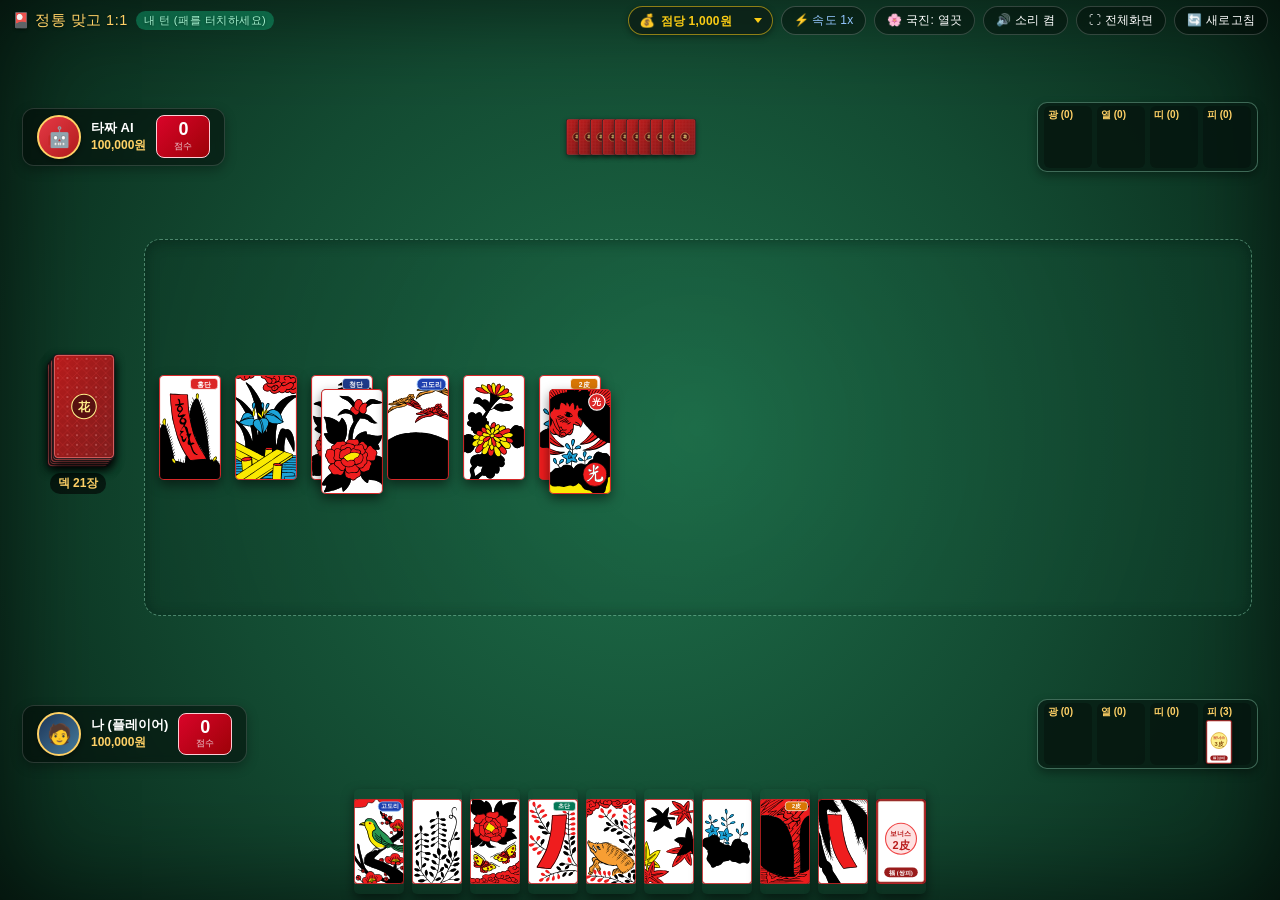
<file: index.html>
<!DOCTYPE html>
<html lang="ko">

<head>
  <meta charset="UTF-8">
  <meta name="viewport"
    content="width=device-width, initial-scale=1.0, maximum-scale=1.0, user-scalable=no, viewport-fit=cover">
  <meta name="apple-mobile-web-app-capable" content="yes">
  <meta name="apple-mobile-web-app-status-bar-style" content="black-translucent">
  <meta name="theme-color" content="#17583d">
  <meta name="color-scheme" content="light">
  <title>정통 맞고 (GOSTOP) - 모바일 1:1 대전</title>
  <script>
    window.__CONSOLE_ERRORS__ = [];
    window.onerror = function (message, source, lineno, colno, error) {
      window.__CONSOLE_ERRORS__.push({ message, source, lineno, colno });
      console.error('Captured Global Error:', message, lineno);
    };
  </script>
  <link rel="manifest" href="./manifest.json">
  <link rel="stylesheet" href="./css/style.css">
</head>

<body>
  <!-- 메인 게임 애플리케이션 -->
  <div id="game-app">
    <!-- 상단 유틸리티 바 -->
    <header class="top-bar">
      <div class="game-title">
        <span>🎴 정통 맞고 1:1</span>
        <span id="turn-indicator"
          style="font-size: 11px; color: #a7f3d0; background: rgba(0,0,0,0.5); padding: 2px 8px; border-radius: 10px;">내
          턴</span>
      </div>
      <div class="util-buttons">
        <div class="stake-select-wrap" id="stake-select-wrap" title="1점당 판돈 선택 (새 게임 시작 전에만 변경 가능)">
          <span class="stake-select-icon">💰</span>
          <select id="select-point-stake" class="stake-select" aria-label="1점당 판돈 선택">
            <option value="1000">점당 1,000원</option>
            <option value="2000">점당 2,000원</option>
            <option value="5000">점당 5,000원</option>
            <option value="10000">점당 10,000원</option>
            <option value="50000">점당 50,000원</option>
            <option value="100000">점당 100,000원</option>
          </select>
        </div>
        <button id="btn-speed" class="btn-icon" style="color: #ffd166; font-weight: 500;"
          title="게임 진행 속도 변경 (1x, 2x, 3x)">⚡ 속도 1x</button>
        <button id="btn-kookjin-toggle" class="btn-icon" title="국진 열끗을 쌍피로 전환">🌸 국진: 열끗</button>
        <button id="btn-sound" class="btn-icon">🔊 소리 켬</button>
        <button id="btn-fullscreen" class="btn-icon">⛶ 전체화면</button>
        <button id="btn-restart" class="btn-icon">🔄 새로고침</button>
      </div>
    </header>

    <!-- 게임 테이블 매트 -->
    <main class="game-table">
      <!-- 1. 상대방(컴퓨터) 정보 & 손패 & 획득패 영역 -->
      <section class="opponent-row">
        <!-- 상대방 프로필 -->
        <div class="profile-card">
          <div class="profile-avatar">🤖</div>
          <div class="profile-info">
            <span class="profile-name">타짜 AI <span id="opp-status-badge"
                style="font-size: 10px; color: #f87171;"></span></span>
            <span class="profile-money" id="opp-money">100,000원</span>
          </div>
          <div class="score-badge">
            <div class="score-val" id="opp-score">0</div>
            <div class="score-lbl">점수</div>
          </div>
        </div>

        <!-- 상대방 손패 (뒷면 카드 10장~0장 실시간 시각화) -->
        <div class="opp-hand-container" id="opp-hand" title="상대방 남은 손패">
          <!-- 상대 손패 뒷면 미니 카드 동적 렌더링 -->
        </div>

        <!-- 상대방 획득패 (광 / 열 / 띠 / 피 + 족보 현황 배지) -->
        <div class="captured-panel" id="opp-captured" title="터치하여 상세 보기">
          <div class="captured-group" data-group="kwang">
            <div class="group-header">
              <span class="group-title">광 (<span id="opp-cnt-kwang">0</span>)</span>
              <span class="group-chip" id="opp-chip-kwang"></span>
            </div>
            <div class="group-cards" id="opp-cap-kwang"></div>
          </div>
          <div class="captured-group" data-group="ten">
            <div class="group-header">
              <span class="group-title">열 (<span id="opp-cnt-ten">0</span>)</span>
              <span class="group-chip" id="opp-chip-ten"></span>
            </div>
            <div class="group-cards" id="opp-cap-ten"></div>
          </div>
          <div class="captured-group" data-group="rib">
            <div class="group-header">
              <span class="group-title">띠 (<span id="opp-cnt-rib">0</span>)</span>
              <span class="group-chip" id="opp-chip-rib"></span>
            </div>
            <div class="group-cards" id="opp-cap-rib"></div>
          </div>
          <div class="captured-group" data-group="pi">
            <div class="group-header">
              <span class="group-title">피 (<span id="opp-cnt-pi">0</span>)</span>
              <span class="group-chip" id="opp-chip-pi"></span>
            </div>
            <div class="group-cards" id="opp-cap-pi"></div>
          </div>
        </div>
      </section>

      <!-- 2. 중앙 필드: 중앙 덱 + 바닥패 영역 (최대 12~14장) -->
      <section class="field-row">
        <!-- 중앙 덱 영역 -->
        <div class="deck-area">
          <div class="deck-stack" id="deck-stack">
            <!-- 덱 렌더링 레이어 -->
          </div>
          <span class="deck-count" id="deck-count">덱 22장</span>
        </div>

        <!-- 바닥패 판 (월별 슬롯) -->
        <div class="field-board" id="field-board">
          <!-- 12개 월별 슬롯 동적 생성 -->
        </div>
      </section>

      <!-- 3. 하단 플레이어: 내 프로필 + 내 획득패 + 내 손패(10장) -->
      <section class="player-row">
        <div class="player-status-bar">
          <!-- 내 프로필 & 점수 (좌측 배치로 덱과의 겹침 방지) -->
          <div class="profile-card">
            <div class="profile-avatar" style="background: linear-gradient(135deg, #1d3557, #457b9d);">🧑</div>
            <div class="profile-info">
              <span class="profile-name">나 (플레이어) <span id="player-status-badge"
                  style="font-size: 10px; color: #ffd166;"></span></span>
              <span class="profile-money" id="player-money">100,000원</span>
            </div>
            <div class="score-badge">
              <div class="score-val" id="player-score">0</div>
              <div class="score-lbl">점수</div>
            </div>
          </div>

          <!-- 내 획득패 (광 / 열 / 띠 / 피 + 족보 현황 배지) -->
          <div class="captured-panel" id="player-captured" title="터치하여 상세 보기">
            <div class="captured-group" data-group="kwang">
              <div class="group-header">
                <span class="group-title">광 (<span id="player-cnt-kwang">0</span>)</span>
                <span class="group-chip" id="player-chip-kwang"></span>
              </div>
              <div class="group-cards" id="player-cap-kwang"></div>
            </div>
            <div class="captured-group" data-group="ten">
              <div class="group-header">
                <span class="group-title">열 (<span id="player-cnt-ten">0</span>)</span>
                <span class="group-chip" id="player-chip-ten"></span>
              </div>
              <div class="group-cards" id="player-cap-ten"></div>
            </div>
            <div class="captured-group" data-group="rib">
              <div class="group-header">
                <span class="group-title">띠 (<span id="player-cnt-rib">0</span>)</span>
                <span class="group-chip" id="player-chip-rib"></span>
              </div>
              <div class="group-cards" id="player-cap-rib"></div>
            </div>
            <div class="captured-group" data-group="pi">
              <div class="group-header">
                <span class="group-title">피 (<span id="player-cnt-pi">0</span>)</span>
                <span class="group-chip" id="player-chip-pi"></span>
              </div>
              <div class="group-cards" id="player-cap-pi"></div>
            </div>
          </div>
        </div>

        <!-- 내 손패 영역 (10장) -->
        <div class="player-hand-container" id="player-hand">
          <!-- 손패 카드 슬롯 동적 렌더링 -->
        </div>
      </section>
    </main>

    <!-- 특수 이펙트 배너 (쪽, 따닥, 쓸, 뻑, 폭탄) -->
    <div id="effect-banner"></div>

    <!-- 모달 1: 고(GO) / 스톱(STOP) 선택 모달 -->
    <div class="modal-overlay" id="modal-gostop">
      <div class="modal-box">
        <h2 class="modal-title" id="gostop-title">🎴 7점 달성!</h2>
        <p class="modal-desc" id="gostop-desc">현재 <b id="gostop-score-val"
            style="color:#ffd166; font-size:18px;">7</b>점입니다. 계속 진행(고)하시겠습니까, 승리(스톱)하시겠습니까?</p>
        <div class="go-stop-buttons">
          <button id="btn-declare-go" class="btn-gostop btn-go">🔥 고 (GO)</button>
          <button id="btn-declare-stop" class="btn-gostop btn-stop">🛑 스톱 (STOP)</button>
        </div>
      </div>
    </div>

    <!-- 모달 2: 바닥패 2장 중 1장 선택 모달 -->
    <div class="modal-overlay" id="modal-choice">
      <div class="modal-box">
        <h2 class="modal-title">가져갈 패를 선택하세요</h2>
        <p class="modal-desc">바닥에 같은 월의 패가 2장 있습니다. 가져갈 패를 터치하세요.</p>
        <div class="choice-cards-container" id="choice-cards-list">
          <!-- 선택 대상 카드 2장 -->
        </div>
      </div>
    </div>

    <!-- 모달 3: 게임 종료 정산 결과 모달 -->
    <div class="modal-overlay" id="modal-result">
      <div class="modal-box" style="min-width: 320px;">
        <h2 class="modal-title" id="result-title">승리! 🎉</h2>
        <p class="modal-desc" id="result-winner-desc"></p>

        <div class="result-score-list" id="result-score-breakdown">
          <!-- 점수 및 배수 내역 -->
        </div>

        <button id="btn-next-round" class="btn-gostop btn-go" style="font-size: 16px; padding: 12px 28px;">다음 판 시작하기
          🎴</button>
      </div>
    </div>

    <!-- 모달 4: 흔들기 / 폭탄 선택 모달 -->
    <div class="modal-overlay" id="modal-shake">
      <div class="modal-box">
        <h2 class="modal-title">⚡ 흔들기 또는 폭탄</h2>
        <p class="modal-desc" id="shake-desc">손패에 같은 월의 패가 3장 있습니다!</p>
        <div class="go-stop-buttons">
          <button id="btn-do-shake" class="btn-gostop btn-go" style="font-size: 17px; padding: 10px 24px;">흔들기
            (2배)</button>
          <button id="btn-skip-shake" class="btn-gostop btn-stop" style="font-size: 17px; padding: 10px 24px;">그냥
            진행</button>
        </div>
      </div>
    </div>

    <!-- 모달 5: 획득패 확대 상세 보기 모달 (모바일 최적화) -->
    <div class="modal-overlay" id="modal-captured-detail">
      <div class="modal-box captured-detail-box">
        <div class="captured-detail-header">
          <h2 class="modal-title" id="cap-detail-title">🎴 획득패 상세 보기</h2>
          <button id="btn-close-cap-detail" class="btn-icon" style="padding: 4px 10px; font-size: 14px;">✕ 닫기</button>
        </div>
        <p class="modal-desc" id="cap-detail-summary" style="font-size: 13px; color: #ffd166; margin: 4px 0 10px;"></p>
        <div class="captured-detail-cards" id="cap-detail-cards-list">
          <!-- 획득한 카드들이 큰 크기로 나열됨 -->
        </div>
      </div>
    </div>
  </div>

  <!-- 스크립트 파일 로드 -->
  <script src="./js/cards.js"></script>
  <script src="./js/sound.js"></script>
  <script src="./js/engine.js"></script>
  <script src="./js/ai.js"></script>
  <script src="./js/app.js"></script>
</body>

</html>
</file>
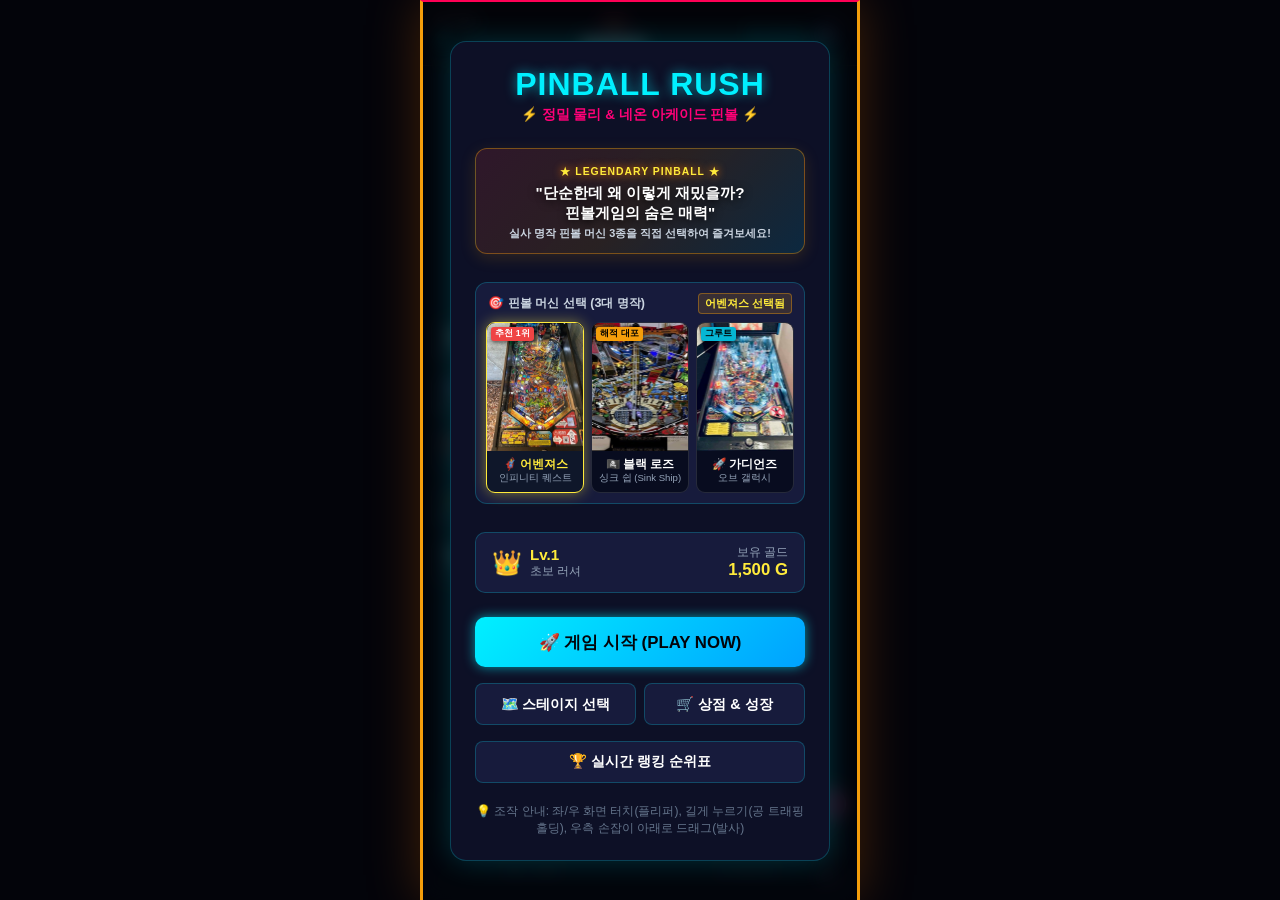
<file: pinball/index.html>
<!DOCTYPE html>
<html lang="ko">
<head>
  <meta charset="UTF-8">
  <meta name="viewport" content="width=device-width, initial-scale=1.0, maximum-scale=1.0, user-scalable=no, viewport-fit=cover">
  <meta name="theme-color" content="#060713">
  <meta name="apple-mobile-web-app-capable" content="yes">
  <meta name="apple-mobile-web-app-status-bar-style" content="black-translucent">
  <title>Pinball Rush (핀볼 러시) - 모바일 아케이드 핀볼</title>
  <link rel="stylesheet" href="css/style.css?v=20261029_1740">
</head>
<body>

  <!-- 메인 게임 컨테이너 (스마트폰 세로 아케이드 최적화) -->
  <div class="game-container">

    <!-- 상단 HUD 오버레이 -->
    <header class="hud-header">
      <div class="hud-score-box">
        <span class="hud-label">SCORE</span>
        <span id="hudScore" class="hud-score">0</span>
      </div>

      <div class="hud-center">
        <div id="hudCombo" class="hud-combo-badge">x1</div>
        <button id="btnSwitchMachine" class="hud-theme-pill" title="머신 변경">
          <span id="hudThemeName">🦸‍♂️ 어벤져스</span> 🔄
        </button>
      </div>

      <div class="hud-right">
        <div id="hudBalls" class="hud-balls">● ● ●</div>
        <button id="btnSoundToggle" class="hud-icon-btn" aria-label="사운드 토글">🔊</button>
      </div>
    </header>

    <!-- 핀볼 캔버스 뷰포트 -->
    <main class="canvas-wrapper">
      <canvas id="pinballCanvas"></canvas>
    </main>

    <!-- 액티브 스킬 슬롯 바 (5대 스킬) -->
    <nav class="skills-bar" aria-label="스킬 슬롯">
      <button class="skill-btn" data-skill="TIME_SLOW" title="타임 슬로우">
        <span class="skill-icon">⏱️</span>
        <span class="skill-label">슬로우</span>
      </button>
      <button class="skill-btn" data-skill="MULTIBALL" title="멀티볼">
        <span class="skill-icon">🔮</span>
        <span class="skill-label">멀티볼</span>
      </button>
      <button class="skill-btn" data-skill="MAGNET" title="자석 플리퍼">
        <span class="skill-icon">🧲</span>
        <span class="skill-label">자석</span>
      </button>
      <button class="skill-btn" data-skill="SCORE_BOOST" title="점수 2배">
        <span class="skill-icon">⚡</span>
        <span class="skill-label">부스트</span>
      </button>
      <button class="skill-btn" data-skill="SHIELD" title="세이프 실드">
        <span class="skill-icon">🛡️</span>
        <span class="skill-label">실드</span>
      </button>
    </nav>

    <!-- 모바일 터치 플리퍼 조작 영역 -->
    <div class="touch-controls">
      <div id="touchLeftFlipper" class="touch-flipper">
        <span class="touch-hint">◀ L TAP</span>
      </div>
      <div id="touchRightFlipper" class="touch-flipper">
        <span class="touch-hint">R TAP ▶</span>
      </div>
    </div>

    <!-- 우측 하단 플런저 (발사 스프링 장전기) -->
    <div class="plunger-control-box">
      <div class="plunger-track">
        <div id="plungerHandle" class="plunger-knob">▼</div>
      </div>
      <span style="font-size: 0.62rem; color: var(--text-secondary); margin-top: 4px; font-weight: 700;">발사</span>
    </div>

    <!-- 모달 1: 메인 로비 화면 -->
    <div id="modalLobby" class="modal-overlay active">
      <div class="modal-card">
        <div style="text-align: center; margin-bottom: 0.5rem;">
          <h1 class="modal-title" style="font-size: 2rem; letter-spacing: 1px; margin-bottom: 0.2rem;">
            PINBALL RUSH
          </h1>
          <p style="font-size: 0.85rem; color: var(--accent-magenta); font-weight: 700;">
            ⚡ 정밀 물리 & 네온 아케이드 핀볼 ⚡
          </p>
        </div>

        <!-- 명언 / 홍보 배너 카드 -->
        <div class="lobby-banner-box">
          <div class="banner-badge">★ LEGENDARY PINBALL ★</div>
          <div class="banner-title">"단순한데 왜 이렇게 재밌을까?<br>핀볼게임의 숨은 매력"</div>
          <div class="banner-sub">실사 명작 핀볼 머신 3종을 직접 선택하여 즐겨보세요!</div>
        </div>

        <!-- 3대 명작 핀볼 머신 선택 캐러셀/그리드 -->
        <div class="machine-selector-section">
          <div class="machine-sec-title">
            <span>🎯 핀볼 머신 선택 (3대 명작)</span>
            <span id="lblSelectedMachine" class="machine-active-name">어벤져스 선택됨</span>
          </div>
          <div class="machine-card-grid">
            <!-- 머신 1: 어벤져스 -->
            <div class="machine-select-card active" data-machine="AVENGERS">
              <div class="machine-card-thumb-wrap">
                <img src="assets/table_avengers.jpg" alt="어벤져스 인피니티 퀘스트" class="machine-thumb-img">
                <span class="machine-chip">추천 1위</span>
              </div>
              <div class="machine-card-info">
                <div class="machine-card-title">🦸‍♂️ 어벤져스</div>
                <div class="machine-card-sub">인피니티 퀘스트</div>
              </div>
            </div>

            <!-- 머신 2: 해적선 블랙로즈 -->
            <div class="machine-select-card" data-machine="PIRATE">
              <div class="machine-card-thumb-wrap">
                <img src="assets/table_pirate.jpg" alt="블랙 로즈 해적선" class="machine-thumb-img">
                <span class="machine-chip" style="background: #f59e0b; color: #000;">해적 대포</span>
              </div>
              <div class="machine-card-info">
                <div class="machine-card-title">🏴‍☠️ 블랙 로즈</div>
                <div class="machine-card-sub">싱크 쉽 (Sink Ship)</div>
              </div>
            </div>

            <!-- 머신 3: 가디언즈 오브 갤럭시 -->
            <div class="machine-select-card" data-machine="GUARDIANS">
              <div class="machine-card-thumb-wrap">
                <img src="assets/table_guardians.jpg" alt="가디언즈 오브 갤럭시" class="machine-thumb-img">
                <span class="machine-chip" style="background: #06b6d4; color: #000;">그루트</span>
              </div>
              <div class="machine-card-info">
                <div class="machine-card-title">🚀 가디언즈</div>
                <div class="machine-card-sub">오브 갤럭시</div>
              </div>
            </div>
          </div>
        </div>

        <!-- 유저 프로필 카드 -->
        <div style="background: var(--bg-tertiary); border: 1px solid var(--border-color); border-radius: 10px; padding: 0.75rem 1rem; display: flex; justify-content: space-between; align-items: center;">
          <div style="display: flex; align-items: center; gap: 0.5rem;">
            <span style="font-size: 1.5rem;">👑</span>
            <div>
              <div id="userLevelDisplay" style="font-weight: 800; font-size: 0.95rem; color: var(--accent-gold);">Lv.1</div>
              <div style="font-size: 0.75rem; color: var(--text-secondary);">초보 러셔</div>
            </div>
          </div>
          <div style="text-align: right;">
            <div style="font-size: 0.72rem; color: var(--text-secondary);">보유 골드</div>
            <div style="font-weight: 900; color: #ffeb3b; font-size: 1.05rem;">
              <span id="userGoldDisplay">1,500</span> G
            </div>
          </div>
        </div>

        <button id="btnStartGame" class="btn-primary" style="margin-top: 0.5rem;">
          🚀 게임 시작 (PLAY NOW)
        </button>

        <div style="display: grid; grid-template-columns: 1fr 1fr; gap: 0.5rem;">
          <button id="btnOpenStage" class="btn-secondary">
            🗺️ 스테이지 선택
          </button>
          <button id="btnOpenShop" class="btn-secondary">
            🛒 상점 & 성장
          </button>
        </div>

        <button id="btnOpenRank" class="btn-secondary" style="width: 100%;">
          🏆 실시간 랭킹 순위표
        </button>

        <div style="font-size: 0.75rem; color: var(--text-muted); text-align: center; line-height: 1.4; margin-top: 0.25rem;">
          💡 조작 안내: 좌/우 화면 터치(플리퍼), 길게 누르기(공 트래핑 홀딩), 우측 손잡이 아래로 드래그(발사)
        </div>
      </div>
    </div>

    <!-- 모달 2: 스테이지 / 테마 선택 -->
    <div id="modalStage" class="modal-overlay">
      <div class="modal-card" style="max-height: 85vh; overflow-y: auto;">
        <h2 class="modal-title">🗺️ 테마 월드 선택</h2>
        <div id="stageListContainer" style="display: flex; flex-direction: column;">
          <!-- JS 렌더링 -->
        </div>
        <button class="btn-primary btn-close-modal" style="margin-top: 0.5rem;">
          선택 완료 및 닫기
        </button>
      </div>
    </div>

    <!-- 모달 3: 상점 & RPG 업그레이드 -->
    <div id="modalShop" class="modal-overlay">
      <div class="modal-card" style="max-height: 85vh; overflow-y: auto;">
        <h2 class="modal-title">🛒 상점 & 핀볼 업그레이드</h2>

        <!-- 업그레이드 1: 공격력 -->
        <div class="stage-card" style="display: flex; justify-content: space-between; align-items: center;">
          <div>
            <div style="font-weight: 800; color: var(--accent-cyan);">💥 핀볼 타격 공격력</div>
            <div style="font-size: 0.75rem; color: var(--text-secondary);">보스 타격 데미지 및 기본 점수 증가</div>
            <div id="lvlUpgradePower" style="font-size: 0.8rem; color: var(--accent-gold); font-weight: 700; margin-top: 2px;">Lv.1</div>
          </div>
          <button class="btn-buy-upgrade" data-type="power" style="background: var(--accent-cyan); color: #000; border: none; padding: 0.45rem 0.75rem; border-radius: 6px; font-weight: 800; cursor: pointer;">
            <span id="costUpgradePower">800 G</span>
          </button>
        </div>

        <!-- 업그레이드 2: 콤보 한도 -->
        <div class="stage-card" style="display: flex; justify-content: space-between; align-items: center;">
          <div>
            <div style="font-weight: 800; color: var(--accent-magenta);">🔥 최대 콤보 배수</div>
            <div style="font-size: 0.75rem; color: var(--text-secondary);">연속 타격 시 도달 가능한 콤보 배수 확대</div>
            <div id="lvlUpgradeCombo" style="font-size: 0.8rem; color: var(--accent-gold); font-weight: 700; margin-top: 2px;">Lv.5</div>
          </div>
          <button class="btn-buy-upgrade" data-type="comboMax" style="background: var(--accent-magenta); color: #fff; border: none; padding: 0.45rem 0.75rem; border-radius: 6px; font-weight: 800; cursor: pointer;">
            <span id="costUpgradeCombo">1,200 G</span>
          </button>
        </div>

        <!-- 업그레이드 3: 보너스 확률 -->
        <div class="stage-card" style="display: flex; justify-content: space-between; align-items: center;">
          <div>
            <div style="font-weight: 800; color: var(--accent-gold);">🍀 보너스 골드 획득률</div>
            <div style="font-size: 0.75rem; color: var(--text-secondary);">게임 종료 시 보너스 재화 정산 비율 증가</div>
            <div id="lvlUpgradeBonus" style="font-size: 0.8rem; color: var(--accent-gold); font-weight: 700; margin-top: 2px;">Lv.1</div>
          </div>
          <button class="btn-buy-upgrade" data-type="bonusRate" style="background: var(--accent-gold); color: #000; border: none; padding: 0.45rem 0.75rem; border-radius: 6px; font-weight: 800; cursor: pointer;">
            <span id="costUpgradeBonus">1,000 G</span>
          </button>
        </div>

        <button class="btn-primary btn-close-modal" style="margin-top: 0.5rem;">
          상점 나가기
        </button>
      </div>
    </div>

    <!-- 모달 4: 실시간 랭킹 순위표 -->
    <div id="modalRank" class="modal-overlay">
      <div class="modal-card">
        <h2 class="modal-title">🏆 명예의 전당 (RANKING)</h2>
        <div id="rankListContainer">
          <!-- JS 렌더링 -->
        </div>
        <button class="btn-primary btn-close-modal" style="margin-top: 0.75rem;">
          닫기
        </button>
      </div>
    </div>

    <!-- 모달 5: 게임 오버 결과 창 -->
    <div id="modalGameOver" class="modal-overlay">
      <div class="modal-card" style="text-align: center;">
        <h2 class="modal-title" style="color: var(--accent-magenta); font-size: 1.6rem;">
          GAME OVER
        </h2>
        <p style="font-size: 0.85rem; color: var(--text-secondary); margin-bottom: 0.5rem;">
          볼이 모두 소진되었습니다!
        </p>

        <div style="background: var(--bg-tertiary); border: 1px solid var(--border-color); border-radius: 12px; padding: 1rem; margin-bottom: 0.75rem;">
          <div style="font-size: 0.75rem; color: var(--text-secondary);">최종 획득 점수</div>
          <div id="goFinalScore" style="font-size: 1.8rem; font-weight: 900; color: var(--accent-cyan); text-shadow: var(--glow-cyan); margin-bottom: 0.5rem;">
            0
          </div>
          <div style="display: flex; justify-content: space-around; font-size: 0.8rem; border-top: 1px solid rgba(255,255,255,0.08); padding-top: 0.5rem;">
            <div>
              <span style="color: var(--text-secondary);">최고 기록:</span>
              <strong id="goHighScore" style="color: #fff;">0</strong>
            </div>
            <div>
              <span style="color: var(--text-secondary);">보상:</span>
              <strong id="goEarnedGold" style="color: var(--accent-gold);">+0 G</strong>
            </div>
            <div>
              <span style="color: var(--text-secondary);">경험치:</span>
              <strong id="goEarnedExp" style="color: var(--accent-green);">+0 EXP</strong>
            </div>
          </div>
        </div>

        <button id="btnRetry" class="btn-primary" style="width: 100%; margin-bottom: 0.4rem;">
          🔄 다시 도전하기
        </button>
        <button id="btnLobbyReturn" class="btn-secondary" style="width: 100%;">
          🏠 메인 로비로 이동
        </button>
      </div>
    </div>

  </div>

  <!-- 스크립트 모듈 로드 -->
  <script src="js/audioManager.js?v=20261029_1730"></script>
  <script src="js/physicsEngine.js?v=20261029_1730"></script>
  <script src="js/worldThemes.js?v=20261029_1730"></script>
  <script src="js/mapRenderer.js?v=20261029_1730"></script>
  <script src="js/skillEngine.js?v=20261029_1730"></script>
  <script src="js/gameEngine.js?v=20261029_1730"></script>
  <script src="js/app.js?v=20261029_1730"></script>

</body>
</html>
</file>
<file: css/style.css>
/* ============================================================
   맞고 (GOSTOP) 모바일 웹 최적화 프리미엄 스타일시트
   반응형 가로 모드 (16:9 ~ 20:9 비율 기준)
   ============================================================ */

:root {
  --mat-bg-color: #134b32;
  /* 세련된 프리미엄 에메랄드 그린 */
  --mat-inner-border: rgba(167, 243, 208, 0.3);
  --gold-accent: #ffd166;
  --gold-glow: rgba(255, 209, 102, 0.7);
  --red-accent: #e63946;
  --text-light: #f8f9fa;
  --card-w: 62px;
  --card-h: 105px;
  --card-radius: 5px;
  --font-family: -apple-system, BlinkMacSystemFont, "Apple SD Gothic Neo", "Malgun Gothic", "Noto Sans KR", sans-serif;
}

/* 브라우저 기본 제스처 원천 차단 */
* {
  box-sizing: border-box;
  margin: 0;
  padding: 0;
  -webkit-touch-callout: none;
  -webkit-user-select: none;
  user-select: none;
  touch-action: manipulation;
  -webkit-tap-highlight-color: transparent;
}

html,
body {
  width: 100%;
  height: 100%;
  height: 100dvh;
  overflow: hidden;
  background-color: #0a1f15;
  font-family: var(--font-family);
  color: var(--text-light);
  color-scheme: light !important;
}

/* 메인 컨테이너 (세련된 클래식 프리미엄 에메랄드 그린 벨벳 매트) */
#game-app {
  position: relative;
  width: 100vw;
  width: 100dvw;
  height: 100vh;
  height: 100dvh;
  display: flex;
  flex-direction: column;
  background: radial-gradient(circle at 50% 50%, #1e6f4a 0%, #134b32 55%, #09281a 100%);
  box-shadow: inset 0 0 100px rgba(0, 0, 0, 0.6);
  overflow: hidden;
  color-scheme: light !important;
}

/* 상단 유틸리티 바 (전체화면, 사운드, 룰 안내, 잔액) */
.top-bar {
  position: absolute;
  top: 6px;
  left: 12px;
  right: 12px;
  display: flex;
  justify-content: space-between;
  align-items: center;
  z-index: 100;
  pointer-events: none;
}

.top-bar>* {
  pointer-events: auto;
}

.game-title {
  display: flex;
  align-items: center;
  gap: 8px;
  font-size: 14.5px;
  font-weight: 500;
  color: var(--gold-accent);
  text-shadow: 0 1px 3px rgba(0, 0, 0, 0.5);
  letter-spacing: 0.5px;
}

.util-buttons {
  display: flex;
  gap: 8px;
}

.btn-icon {
  background: rgba(0, 0, 0, 0.35);
  border: 1px solid rgba(255, 255, 255, 0.18);
  color: #fff;
  border-radius: 20px;
  padding: 5px 12px;
  font-size: 12px;
  font-weight: 400;
  letter-spacing: 0.2px;
  cursor: pointer;
  display: flex;
  align-items: center;
  gap: 4px;
  backdrop-filter: blur(8px);
  transition: all 0.2s ease;
}

.btn-icon:active {
  transform: scale(0.94);
  background: rgba(255, 215, 0, 0.2);
  border-color: var(--gold-accent);
}

/* 점당 판돈 풀다운 <select> 메뉴 */
.stake-select-wrap {
  position: relative;
  display: inline-flex;
  align-items: center;
  background: rgba(12, 28, 20, 0.75);
  border: 1px solid rgba(250, 204, 21, 0.55);
  border-radius: 20px;
  padding: 2px 8px 2px 10px;
  backdrop-filter: blur(8px);
  box-shadow: 0 2px 6px rgba(0, 0, 0, 0.4);
  transition: all 0.2s ease;
}

.stake-select-wrap:hover:not(.disabled) {
  border-color: #facc15;
  background: rgba(18, 42, 30, 0.9);
}

.stake-select-icon {
  font-size: 13px;
  margin-right: 4px;
  line-height: 1;
}

.stake-select {
  appearance: none;
  -webkit-appearance: none;
  -moz-appearance: none;
  background: transparent;
  border: none;
  outline: none;
  color: #facc15;
  font-size: 12px;
  font-weight: 600;
  cursor: pointer;
  padding: 3px 18px 3px 2px;
  letter-spacing: 0.2px;
  /* 세련된 황금색 역삼각형 화살표 */
  background-image: url("data:image/svg+xml;charset=UTF-8,%3Csvg xmlns='http://www.w3.org/2000/svg' width='10' height='6' viewBox='0 0 10 6'%3E%3Cpath fill='%23facc15' d='M0 0l5 6 5-6z'/%3E%3C/svg%3E");
  background-repeat: no-repeat;
  background-position: right 2px center;
  background-size: 8px 5px;
}

.stake-select option {
  background: #0f241a;
  color: #fef08a;
  font-weight: 500;
  padding: 8px 12px;
  font-size: 13px;
}

/* 게임 진행 중 비활성화 상태 (잠금) */
.stake-select-wrap.disabled {
  opacity: 0.55;
  border-color: rgba(255, 255, 255, 0.2);
  background: rgba(0, 0, 0, 0.4);
  cursor: not-allowed;
}

.stake-select-wrap.disabled .stake-select {
  cursor: not-allowed;
  color: #94a3b8;
  background-image: url("data:image/svg+xml;charset=UTF-8,%3Csvg xmlns='http://www.w3.org/2000/svg' width='10' height='6' viewBox='0 0 10 6'%3E%3Cpath fill='%2394a3b8' d='M0 0l5 6 5-6z'/%3E%3C/svg%3E");
}

/* ============================================================
   메인 게임 테이블 레이아웃
   ============================================================ */
.game-table {
  flex: 1;
  display: grid;
  grid-template-rows: 24% 44% 32%;
  width: 100%;
  height: 100%;
  padding: 34px 12px 10px 12px;
}

/* 1. 상대방 영역 */
.opponent-row {
  display: flex;
  justify-content: space-between;
  align-items: center;
  padding: 0 10px;
  position: relative;
}

.profile-card {
  display: flex;
  align-items: center;
  gap: 10px;
  background: rgba(0, 0, 0, 0.45);
  padding: 6px 14px;
  border-radius: 12px;
  border: 1px solid rgba(255, 255, 255, 0.15);
  box-shadow: 0 4px 12px rgba(0, 0, 0, 0.3);
  backdrop-filter: blur(4px);
}

.profile-avatar {
  width: 44px;
  height: 44px;
  border-radius: 50%;
  background: linear-gradient(135deg, #e63946, #b01b1b);
  display: flex;
  justify-content: center;
  align-items: center;
  font-size: 20px;
  border: 2px solid var(--gold-accent);
  box-shadow: 0 2px 6px rgba(0, 0, 0, 0.4);
}

.profile-info {
  display: flex;
  flex-direction: column;
}

.profile-name {
  font-size: 13px;
  font-weight: 700;
  color: #fff;
}

.profile-money {
  font-size: 12px;
  color: var(--gold-accent);
  font-weight: bold;
}

.score-badge {
  background: linear-gradient(135deg, #d90429, #9d0208);
  border: 1px solid #ffccd5;
  border-radius: 8px;
  padding: 4px 10px;
  text-align: center;
  min-width: 54px;
}

.score-badge .score-val {
  font-size: 18px;
  font-weight: 900;
  color: #fff;
  line-height: 1.1;
}

.score-badge .score-lbl {
  font-size: 9px;
  opacity: 0.85;
}

/* 상대방 손패 컨테이너 (실시간 잔여 손패 시각화) */
.opp-hand-container {
  display: flex;
  align-items: center;
  justify-content: center;
  flex: 1;
  max-width: 220px;
  height: 44px;
  padding: 0 4px;
}

.opp-mini-card {
  width: 22px;
  height: 36px;
  margin-left: -10px;
  border-radius: 3px;
  box-shadow: 0 2px 5px rgba(0, 0, 0, 0.45);
  overflow: hidden;
  flex-shrink: 0;
  background-color: #18181b;
}

.opp-mini-card:first-child {
  margin-left: 0;
}

.opp-mini-card svg {
  width: 100%;
  height: 100%;
  display: block;
}

/* 획득패 영역 (광 / 열 / 띠 / 피 + 족보 현황 배지) */
.captured-panel {
  display: flex;
  gap: 5px;
  background: rgba(8, 30, 20, 0.85);
  padding: 3px 6px;
  border-radius: 10px;
  border: 1px solid rgba(167, 243, 208, 0.35);
  box-shadow: 0 4px 10px rgba(0, 0, 0, 0.35);
  cursor: pointer;
  transition: all 0.2s ease;
}

.captured-panel:hover {
  background: rgba(12, 45, 30, 0.95);
  border-color: var(--gold-accent);
}

.captured-group {
  display: flex;
  flex-direction: column;
  align-items: center;
  min-width: 46px;
  padding: 1px 2px;
  border-radius: 6px;
  background: rgba(0, 0, 0, 0.25);
}

.group-header {
  display: flex;
  align-items: center;
  justify-content: space-between;
  width: 100%;
  padding: 1px 2px;
  gap: 2px;
}

.group-title {
  font-size: 10px;
  color: #ffd166;
  font-weight: 700;
  white-space: nowrap;
}

.group-chip {
  font-size: 8.5px;
  font-weight: 800;
  padding: 1px 3px;
  border-radius: 5px;
  background: rgba(255, 255, 255, 0.15);
  color: #fff;
  letter-spacing: -0.2px;
  display: none;
}

.group-chip.active {
  display: inline-block;
}

.group-chip.godori {
  background: #f59e0b;
  color: #000;
}

.group-chip.hongdan {
  background: #ef4444;
  color: #fff;
}

.group-chip.cheongdan {
  background: #3b82f6;
  color: #fff;
}

.group-chip.chodan {
  background: #10b981;
  color: #fff;
}

.group-chip.kwang {
  background: #fbbf24;
  color: #78350f;
}

.group-cards {
  position: relative;
  width: 44px;
  height: 44px;
}

.mini-card {
  position: absolute;
  width: 28px;
  height: 44px;
  border-radius: 3px;
  background-color: transparent;
  overflow: hidden;
  box-shadow: 0 2px 5px rgba(0, 0, 0, 0.4);
  transition: all 0.2s ease;
}

/* 2. 중앙 필드 영역 (중앙 덱 + 바닥패 매트) */
.field-row {
  display: grid;
  grid-template-columns: 100px 1fr;
  gap: 16px;
  align-items: center;
  padding: 0 16px;
  position: relative;
}

.deck-area {
  display: flex;
  flex-direction: column;
  align-items: center;
  justify-content: center;
  gap: 6px;
}

.deck-stack {
  position: relative;
  width: var(--card-w);
  height: var(--card-h);
}

.deck-card-layer {
  position: absolute;
  width: 100%;
  height: 100%;
  border-radius: var(--card-radius);
  box-shadow: 0 4px 10px rgba(0, 0, 0, 0.5);
}

.deck-count {
  font-size: 12px;
  font-weight: 800;
  color: var(--gold-accent);
  background: rgba(0, 0, 0, 0.6);
  padding: 2px 8px;
  border-radius: 10px;
}

/* 바닥패 보드 (세련된 에메랄드 벨벳 중앙 매트) */
.field-board {
  display: flex;
  flex-wrap: wrap;
  align-content: center;
  gap: 10px 14px;
  height: 100%;
  background: radial-gradient(circle at 50% 50%, rgba(30, 110, 74, 0.55) 0%, rgba(14, 58, 39, 0.68) 100%);
  border-radius: 16px;
  border: 1px dashed rgba(167, 243, 208, 0.4);
  box-shadow: inset 0 2px 14px rgba(4, 25, 17, 0.45);
  padding: 8px 14px;
  overflow: visible;
}

/* 바닥 월별 슬롯 */
.field-slot {
  display: flex;
  position: relative;
  width: var(--card-w);
  height: var(--card-h);
  align-items: center;
  justify-content: center;
}

/* 바닥패 겹침 렌더링 */
.field-slot .hwatu-card-wrap {
  position: absolute;
  top: 0;
  left: 0;
  width: 100%;
  height: 100%;
  transition: all 0.25s cubic-bezier(0.175, 0.885, 0.32, 1.275);
}

.field-slot .hwatu-card-wrap:nth-child(2) {
  top: 14px;
  left: 10px;
}

.field-slot .hwatu-card-wrap:nth-child(3) {
  top: 28px;
  left: 20px;
}

/* 3. 하단 플레이어 영역 (내 프로필/점수 + 내 손패 10장) */
.player-row {
  display: flex;
  flex-direction: column;
  justify-content: flex-end;
  gap: 6px;
  padding: 0 10px;
  position: relative;
}

.player-status-bar {
  display: flex;
  justify-content: space-between;
  align-items: center;
}

/* 내 손패 영역 */
.player-hand-container {
  display: flex;
  justify-content: center;
  align-items: flex-end;
  gap: 8px;
  width: 100%;
  height: 115px;
  padding-bottom: 2px;
}

/* 손패 개별 래퍼 및 터치 Hitbox (15~20% 확장) */
.hand-card-slot {
  position: relative;
  width: var(--card-w);
  height: var(--card-h);
  cursor: pointer;
  padding: 6px;
  /* 터치 Hitbox 확장 */
  margin: -6px;
  display: flex;
  justify-content: center;
  align-items: center;
  transition: transform 0.12s ease-out;
}

/* 터치 / 호버 시 튀어오름(Bounce) 인터랙션 */
.hand-card-slot:hover,
.hand-card-slot.selected {
  transform: translateY(-20px) scale(1.08);
  z-index: 50;
}

.hand-card-slot.disabled {
  opacity: 0.6;
  pointer-events: none;
}

/* 카드 공통 스타일 (빨간 테두리 밀착 및 섀도우) */
.hwatu-card-wrap {
  width: var(--card-w);
  height: var(--card-h);
  border-radius: var(--card-radius);
  background-color: transparent;
  overflow: hidden;
  box-shadow: 0 5px 12px rgba(0, 0, 0, 0.5);
  position: relative;
  transition: all 0.14s ease-out;
}

/* 바닥패 매칭 시 찬란한 발광 테두리 (Glow Highlight) */
.hwatu-card-wrap.highlight-match {
  box-shadow: 0 0 18px 6px #ffd166, 0 0 28px 10px rgba(255, 209, 102, 0.8) !important;
  transform: scale(1.12);
  z-index: 60;
  animation: pulse-glow 1s infinite alternate;
}

@keyframes pulse-glow {
  0% {
    box-shadow: 0 0 14px 4px #ffd166, 0 0 24px 8px rgba(255, 209, 102, 0.7);
  }

  100% {
    box-shadow: 0 0 22px 8px #fff3b0, 0 0 36px 14px rgba(255, 230, 109, 0.95);
  }
}

/* ============================================================
   특수 팝업 & 모달 (고/스톱, 바닥 2장 선택, 결과 정산)
   ============================================================ */
.modal-overlay {
  position: absolute;
  top: 0;
  left: 0;
  width: 100%;
  height: 100%;
  background: rgba(0, 0, 0, 0.75);
  display: flex;
  justify-content: center;
  align-items: center;
  z-index: 1000;
  backdrop-filter: blur(6px);
  opacity: 0;
  pointer-events: none;
  transition: opacity 0.25s ease;
}

.modal-overlay.active {
  opacity: 1;
  pointer-events: auto;
}

.modal-box {
  background: linear-gradient(135deg, #1b4332, #081c15);
  border: 2px solid var(--gold-accent);
  border-radius: 20px;
  padding: 24px 32px;
  box-shadow: 0 16px 40px rgba(0, 0, 0, 0.8), 0 0 30px rgba(255, 209, 102, 0.3);
  text-align: center;
  max-width: 90%;
  animation: modal-pop 0.3s cubic-bezier(0.34, 1.56, 0.64, 1);
}

@keyframes modal-pop {
  0% {
    transform: scale(0.7);
    opacity: 0;
  }

  100% {
    transform: scale(1);
    opacity: 1;
  }
}

.modal-title {
  font-size: 24px;
  font-weight: 900;
  color: var(--gold-accent);
  margin-bottom: 12px;
  text-shadow: 0 2px 6px rgba(0, 0, 0, 0.8);
}

.modal-desc {
  font-size: 14px;
  color: #e2e8f0;
  margin-bottom: 20px;
}

/* 고 / 스톱 버튼 그룹 */
.go-stop-buttons {
  display: flex;
  gap: 20px;
  justify-content: center;
}

.btn-gostop {
  padding: 14px 36px;
  border-radius: 14px;
  font-size: 22px;
  font-weight: 900;
  cursor: pointer;
  border: none;
  transition: all 0.2s ease;
  box-shadow: 0 6px 16px rgba(0, 0, 0, 0.4);
}

.btn-go {
  background: linear-gradient(135deg, #d90429, #9d0208);
  color: #fff;
  border: 2px solid #ffccd5;
}

.btn-go:hover,
.btn-go:active {
  transform: scale(1.08);
  box-shadow: 0 0 20px rgba(217, 4, 41, 0.8);
}

.btn-stop {
  background: linear-gradient(135deg, #023e8a, #03045e);
  color: #fff;
  border: 2px solid #caf0f8;
}

.btn-stop:hover,
.btn-stop:active {
  transform: scale(1.08);
  box-shadow: 0 0 20px rgba(2, 62, 138, 0.8);
}

/* 바닥 2장 선택 모달 카드 컨테이너 */
.choice-cards-container {
  display: flex;
  gap: 24px;
  justify-content: center;
  margin-top: 16px;
}

.choice-card-item {
  cursor: pointer;
  transform: scale(1.15);
  transition: transform 0.2s ease;
}

.choice-card-item:hover,
.choice-card-item:active {
  transform: scale(1.28);
}

/* 정산 결과 모달 리스트 */
.result-score-list {
  background: rgba(0, 0, 0, 0.4);
  border-radius: 12px;
  padding: 12px 18px;
  text-align: left;
  font-size: 13px;
  margin-bottom: 16px;
  display: flex;
  flex-direction: column;
  gap: 6px;
}

.result-score-item {
  display: flex;
  justify-content: space-between;
}

.result-total {
  border-top: 1px solid rgba(255, 255, 255, 0.2);
  padding-top: 6px;
  font-weight: 900;
  font-size: 16px;
  color: var(--gold-accent);
}

/* 획득패 확대 상세 모달 (모바일 갤러리 뷰) */
.captured-detail-box {
  max-width: 90vw;
  width: 520px;
  max-height: 85vh;
  display: flex;
  flex-direction: column;
  background: linear-gradient(145deg, #134432, #082117);
  border: 2px solid var(--gold-accent);
}

.captured-detail-header {
  display: flex;
  justify-content: space-between;
  align-items: center;
  border-bottom: 1px solid rgba(255, 255, 255, 0.15);
  padding-bottom: 8px;
}

.captured-detail-cards {
  display: flex;
  flex-wrap: wrap;
  gap: 10px;
  justify-content: center;
  align-content: flex-start;
  overflow-y: auto;
  max-height: 50vh;
  padding: 10px 4px;
}

.captured-detail-cards .hwatu-card-wrap {
  width: 54px;
  height: 92px;
  flex-shrink: 0;
  box-shadow: 0 4px 10px rgba(0, 0, 0, 0.5);
}

/* 특수 이펙트 배너 (쪽! 따닥! 뻑! 쓸! 폭탄!) */
#effect-banner {
  position: absolute;
  top: 50%;
  left: 50%;
  transform: translate(-50%, -50%) scale(0);
  font-size: 44px;
  font-weight: 900;
  color: #ffd166;
  text-shadow: 0 0 20px #e63946, 0 4px 10px #000;
  z-index: 1200;
  pointer-events: none;
  white-space: nowrap;
}

.banner-pop {
  animation: banner-animation 1.2s cubic-bezier(0.175, 0.885, 0.32, 1.275) forwards;
}

@keyframes banner-animation {
  0% {
    transform: translate(-50%, -50%) scale(0.2);
    opacity: 0;
  }

  30% {
    transform: translate(-50%, -50%) scale(1.2);
    opacity: 1;
  }

  70% {
    transform: translate(-50%, -50%) scale(1.0);
    opacity: 1;
  }

  100% {
    transform: translate(-50%, -50%) scale(1.4);
    opacity: 0;
  }
}

/* ============================================================
   모바일 가로 모드 저해상도 높이 최적화 (스마트폰 360~440px 화면)
   ============================================================ */
@media screen and (max-height: 440px) {
  :root {
    --card-w: 50px;
    --card-h: 85px;
  }

  .game-table {
    padding: 26px 8px 2px 8px;
    gap: 2px;
  }

  .player-hand-container {
    height: 90px;
    gap: 4px;
  }

  .field-board {
    padding: 4px 8px;
    gap: 4px 8px;
  }

  .profile-card {
    padding: 2px 8px;
    gap: 6px;
  }

  .profile-avatar {
    width: 30px;
    height: 30px;
    font-size: 14px;
  }

  .score-badge {
    padding: 2px 6px;
    min-width: 42px;
  }

  .score-badge .score-val {
    font-size: 14px;
  }

  .group-cards {
    width: 40px;
    height: 40px;
  }

  .mini-card {
    width: 26px;
    height: 40px;
  }
}

/* ============================================================
   모바일 가로 모드 자동 강제 회전 (세로 접속 시에도 즉시 90도 가로 맞고판 렌더링)
   모바일 크롬 주소창/하단 툴바 동적 변화(dvh/dvw) 완벽 대응
   ============================================================ */
@media screen and (orientation: portrait) {
  :root {
    --card-w: 46px;
    --card-h: 78px;
  }

  html,
  body {
    width: 100vw;
    width: 100dvw;
    height: 100vh;
    height: 100dvh;
    overflow: hidden;
    position: fixed;
    margin: 0;
    padding: 0;
  }

  #game-app {
    position: fixed;
    top: 50% !important;
    left: 50% !important;
    /* 모바일 브라우저 주소창 동적 높이에 맞춘 dvh 및 실측 JS 변수 fallback */
    width: var(--app-w, 100dvh) !important;
    height: var(--app-h, 100dvw) !important;
    max-width: 100dvh !important;
    max-height: 100dvw !important;
    transform: translate(-50%, -50%) rotate(90deg) !important;
    transform-origin: center center !important;
    overflow: hidden !important;
  }

  .top-bar {
    top: 2px;
    left: 8px;
    right: 8px;
  }

  .game-title {
    font-size: 13px;
  }

  .btn-icon {
    padding: 3px 8px;
    font-size: 11px;
  }

  .game-table {
    padding: 22px 6px 2px 6px;
    gap: 2px;
  }

  .player-hand-container {
    height: 84px;
    gap: 3px;
  }

  .field-board {
    padding: 2px 6px;
    gap: 4px 6px;
  }

  .profile-card {
    padding: 2px 6px;
    gap: 5px;
  }

  .profile-avatar {
    width: 28px;
    height: 28px;
    font-size: 13px;
  }

  .profile-name {
    font-size: 11px;
  }

  .profile-money {
    font-size: 10px;
  }

  .score-badge {
    padding: 2px 5px;
    min-width: 38px;
  }

  .score-badge .score-val {
    font-size: 13px;
  }

  .opp-mini-card {
    width: 18px;
    height: 30px;
    margin-left: -8px;
  }

  .captured-group {
    min-width: 38px;
  }

  .group-title {
    font-size: 9px;
  }

  .group-cards {
    width: 36px;
    height: 36px;
  }

  .mini-card {
    width: 24px;
    height: 36px;
  }
}
</file>
<file: pinball/css/style.css>
/**
 * Pinball Rush (핀볼 러시) - 모바일 최적화 네온 아케이드 스타일시트 (style.css)
 */

:root {
  --bg-primary: #060713;
  --bg-secondary: #0d1026;
  --bg-tertiary: #171b3c;
  --border-color: rgba(0, 240, 255, 0.22);
  --accent-cyan: #00f0ff;
  --accent-magenta: #ff0077;
  --accent-gold: #ffeb3b;
  --accent-green: #10b981;
  --accent-purple: #a855f7;
  --text-primary: #f8fafc;
  --text-secondary: #94a3b8;
  --text-muted: #64748b;
  --glow-cyan: 0 0 12px rgba(0, 240, 255, 0.6);
  --glow-magenta: 0 0 12px rgba(255, 0, 119, 0.6);
  --glow-gold: 0 0 12px rgba(255, 235, 59, 0.6);
  --font-arcade: -apple-system, BlinkMacSystemFont, "Segoe UI", Roboto, sans-serif;
}

* {
  box-sizing: border-box;
  margin: 0;
  padding: 0;
  -webkit-tap-highlight-color: transparent;
  user-select: none;
  -webkit-user-select: none;
}

body {
  background-color: #03040a;
  color: var(--text-primary);
  font-family: var(--font-arcade);
  overflow: hidden;
  height: 100vh;
  width: 100vw;
  display: flex;
  justify-content: center;
  align-items: center;
}

/* 스마트폰 전용 세로형 아케이드 프레임 (라스베가스 카지노 골드 & 크롬 몰딩) */
.game-container {
  position: relative;
  width: 100%;
  max-width: 440px;
  height: 100vh;
  max-height: 900px;
  background: var(--bg-primary);
  display: flex;
  flex-direction: column;
  box-shadow: 0 0 50px rgba(255, 119, 0, 0.25), inset 0 0 20px rgba(0, 0, 0, 0.8);
  overflow: hidden;
  border-left: 3px solid #f59e0b;
  border-right: 3px solid #f59e0b;
  border-top: 2px solid #ff0055;
}

/* 상단 HUD (라스베가스 레트로 전광판 스타일) */
.hud-header {
  position: absolute;
  top: 0;
  left: 0;
  right: 0;
  height: 64px;
  background: linear-gradient(to bottom, rgba(10, 6, 4, 0.98), rgba(10, 6, 4, 0.85), transparent);
  display: flex;
  justify-content: space-between;
  align-items: center;
  padding: 0.4rem 0.85rem;
  z-index: 10;
  pointer-events: none;
  border-bottom: 1px solid rgba(245, 158, 11, 0.3);
}

.hud-header > * {
  pointer-events: auto;
}

.hud-score-box {
  display: flex;
  flex-direction: column;
}

.hud-label {
  font-size: 0.68rem;
  color: var(--text-secondary);
  font-weight: 700;
  letter-spacing: 0.5px;
}

.hud-score {
  font-size: 1.4rem;
  font-weight: 900;
  color: var(--accent-cyan);
  text-shadow: var(--glow-cyan);
  line-height: 1.1;
}

.hud-center {
  display: flex;
  flex-direction: column;
  align-items: center;
}

.hud-combo-badge {
  background: rgba(255, 0, 119, 0.2);
  border: 1px solid var(--accent-magenta);
  color: var(--accent-gold);
  padding: 0.15rem 0.55rem;
  border-radius: 12px;
  font-size: 0.85rem;
  font-weight: 900;
  text-shadow: var(--glow-gold);
  margin-bottom: 2px;
}

.hud-theme-pill {
  font-size: 0.7rem;
  color: var(--text-secondary);
}

.hud-right {
  display: flex;
  align-items: center;
  gap: 0.6rem;
}

.hud-balls {
  color: var(--accent-cyan);
  font-size: 1.1rem;
  letter-spacing: 2px;
  text-shadow: var(--glow-cyan);
}

.hud-icon-btn {
  background: var(--bg-tertiary);
  border: 1px solid var(--border-color);
  color: #fff;
  border-radius: 50%;
  width: 32px;
  height: 32px;
  display: flex;
  justify-content: center;
  align-items: center;
  cursor: pointer;
  font-size: 0.9rem;
}

/* 핀볼 캔버스 메인 영역 */
.canvas-wrapper {
  position: relative;
  flex: 1;
  width: 100%;
  height: 100%;
  overflow: hidden;
}

#pinballCanvas {
  width: 100%;
  height: 100%;
  display: block;
}

/* 스킬 슬롯 바 (화면 좌측 세로형 배치) */
.skills-bar {
  position: absolute;
  left: 8px;
  top: 50%;
  transform: translateY(-50%);
  display: flex;
  flex-direction: column;
  align-items: center;
  gap: 0.45rem;
  padding: 0;
  z-index: 25;
  pointer-events: none;
}

.skill-btn {
  pointer-events: auto;
  background: rgba(10, 15, 30, 0.88);
  border: 1.5px solid rgba(255, 255, 255, 0.2);
  border-radius: 12px;
  width: 44px;
  height: 48px;
  padding: 0.2rem;
  display: flex;
  flex-direction: column;
  justify-content: center;
  align-items: center;
  cursor: pointer;
  transition: all 0.15s cubic-bezier(0.4, 0, 0.2, 1);
  backdrop-filter: blur(8px);
  box-shadow: 0 4px 12px rgba(0, 0, 0, 0.45);
}

.skill-btn:active {
  transform: scale(0.9);
}

.skill-icon {
  font-size: 1.15rem;
  line-height: 1;
}

.skill-label {
  font-size: 0.6rem;
  font-weight: 800;
  color: #94a3b8;
  margin-top: 2px;
  line-height: 1;
  text-align: center;
}

.skill-btn.active {
  border-color: var(--accent-gold);
  box-shadow: 0 0 12px rgba(255, 235, 59, 0.6);
  background: rgba(255, 235, 59, 0.22);
}

.skill-btn.active .skill-label {
  color: var(--accent-gold);
  font-weight: 900;
}

.skill-btn.cooldown {
  opacity: 0.45;
  filter: grayscale(0.8);
  border-color: rgba(255, 255, 255, 0.08);
}

/* 터치 조작 오버레이 영역 */
.touch-controls {
  position: absolute;
  bottom: 0;
  left: 0;
  right: 0;
  height: 140px;
  display: flex;
  z-index: 20;
  pointer-events: none;
}

.touch-flipper {
  flex: 1;
  pointer-events: auto;
  display: flex;
  justify-content: center;
  align-items: flex-end;
  padding-bottom: 1.25rem;
  background: linear-gradient(to top, rgba(0, 240, 255, 0.05), transparent);
}

.touch-hint {
  font-size: 0.75rem;
  font-weight: 800;
  color: rgba(255, 255, 255, 0.35);
  letter-spacing: 1px;
}

.touch-flipper:active .touch-hint {
  color: var(--accent-cyan);
  text-shadow: var(--glow-cyan);
}

/* 우측 플런저 (발사 손잡이) 영역 */
.plunger-control-box {
  position: absolute;
  bottom: 15px;
  right: 6px;
  width: 44px;
  height: 110px;
  display: flex;
  flex-direction: column;
  align-items: center;
  justify-content: flex-end;
  z-index: 25;
}

.plunger-track {
  position: relative;
  width: 14px;
  height: 80px;
  background: rgba(255, 255, 255, 0.1);
  border-radius: 7px;
  border: 1px solid rgba(255, 255, 255, 0.2);
}

.plunger-knob {
  position: absolute;
  top: 0;
  left: -9px;
  width: 32px;
  height: 32px;
  border-radius: 50%;
  background: radial-gradient(circle, #ff0077 0%, #a8004f 100%);
  border: 2px solid #ffffff;
  box-shadow: var(--glow-magenta);
  cursor: grab;
  touch-action: none;
  display: flex;
  justify-content: center;
  align-items: center;
  font-size: 0.8rem;
  color: #fff;
}

.plunger-knob:active {
  cursor: grabbing;
}

/* 모달 팝업 스타일 */
.modal-overlay {
  position: absolute;
  top: 0;
  left: 0;
  right: 0;
  bottom: 0;
  background: rgba(3, 4, 10, 0.88);
  backdrop-filter: blur(8px);
  z-index: 50;
  display: none;
  justify-content: center;
  align-items: center;
  padding: 1.25rem;
}

.modal-overlay.active {
  display: flex;
}

.modal-card {
  width: 100%;
  max-width: 380px;
  background: var(--bg-secondary);
  border: 1.5px solid var(--border-color);
  border-radius: 16px;
  box-shadow: 0 0 30px rgba(0, 240, 255, 0.2);
  padding: 1.5rem;
  display: flex;
  flex-direction: column;
  gap: 1rem;
}

.modal-title {
  font-size: 1.35rem;
  font-weight: 900;
  color: var(--accent-cyan);
  text-shadow: var(--glow-cyan);
  text-align: center;
}

.btn-primary {
  background: linear-gradient(135deg, var(--accent-cyan), #00a2ff);
  color: #03040a;
  border: none;
  padding: 0.85rem;
  border-radius: 10px;
  font-size: 1.05rem;
  font-weight: 900;
  cursor: pointer;
  box-shadow: var(--glow-cyan);
  transition: all 0.15s ease;
}

.btn-primary:active {
  transform: scale(0.96);
}

.btn-secondary {
  background: var(--bg-tertiary);
  color: #fff;
  border: 1px solid var(--border-color);
  padding: 0.65rem;
  border-radius: 8px;
  font-size: 0.9rem;
  font-weight: 700;
  cursor: pointer;
}

.stage-card {
  background: var(--bg-tertiary);
  border: 1px solid rgba(255, 255, 255, 0.1);
  border-radius: 10px;
  padding: 0.85rem;
  margin-bottom: 0.65rem;
}

.stage-card.selected {
  border-color: var(--accent-cyan);
  box-shadow: var(--glow-cyan);
}

/* ============================================================
   명언 / 홍보 배너 카드 (사진 속 텍스트 테마)
   ============================================================ */
.lobby-banner-box {
  background: linear-gradient(135deg, rgba(239, 68, 68, 0.15), rgba(245, 158, 11, 0.12), rgba(6, 182, 212, 0.15));
  border: 1px solid rgba(245, 158, 11, 0.4);
  border-radius: 12px;
  padding: 0.75rem 0.85rem;
  margin-bottom: 0.75rem;
  text-align: center;
  box-shadow: 0 4px 16px rgba(245, 158, 11, 0.15);
  animation: bannerPulse 3s infinite alternate ease-in-out;
}

@keyframes bannerPulse {
  0% { border-color: rgba(245, 158, 11, 0.35); box-shadow: 0 0 10px rgba(245, 158, 11, 0.15); }
  100% { border-color: rgba(239, 68, 68, 0.65); box-shadow: 0 0 18px rgba(239, 68, 68, 0.3); }
}

.banner-badge {
  display: inline-block;
  font-size: 0.65rem;
  font-weight: 900;
  color: #ffeb3b;
  letter-spacing: 1px;
  margin-bottom: 0.25rem;
  text-shadow: 0 0 8px #ff7700;
}

.banner-title {
  font-size: 0.95rem;
  font-weight: 900;
  line-height: 1.35;
  color: #ffffff;
  text-shadow: 0 2px 8px rgba(0, 0, 0, 0.8);
  margin-bottom: 0.2rem;
}

.banner-sub {
  font-size: 0.68rem;
  color: #cbd5e1;
  font-weight: 600;
}

/* ============================================================
   3대 명작 핀볼 머신 선택 (Machine Selector)
   ============================================================ */
.machine-selector-section {
  background: var(--bg-tertiary);
  border: 1px solid var(--border-color);
  border-radius: 12px;
  padding: 0.65rem;
  margin-bottom: 0.75rem;
}

.machine-sec-title {
  display: flex;
  justify-content: space-between;
  align-items: center;
  font-size: 0.78rem;
  font-weight: 800;
  color: #cbd5e1;
  margin-bottom: 0.5rem;
  padding: 0 2px;
}

.machine-active-name {
  font-size: 0.7rem;
  color: var(--accent-gold);
  background: rgba(245, 158, 11, 0.15);
  border: 1px solid rgba(245, 158, 11, 0.4);
  padding: 2px 6px;
  border-radius: 4px;
}

.machine-card-grid {
  display: grid;
  grid-template-columns: repeat(3, 1fr);
  gap: 0.45rem;
}

.machine-select-card {
  background: #080c1f;
  border: 1.5px solid rgba(255, 255, 255, 0.12);
  border-radius: 9px;
  overflow: hidden;
  cursor: pointer;
  transition: all 0.2s cubic-bezier(0.4, 0, 0.2, 1);
  display: flex;
  flex-direction: column;
}

.machine-select-card:active {
  transform: scale(0.96);
}

.machine-select-card.active {
  border-color: #ffeb3b;
  box-shadow: 0 0 14px rgba(255, 235, 59, 0.45);
  background: #0f172a;
}

.machine-card-thumb-wrap {
  position: relative;
  width: 100%;
  aspect-ratio: 3 / 4;
  overflow: hidden;
  background: #000;
}

.machine-thumb-img {
  width: 100%;
  height: 100%;
  object-fit: cover;
  object-position: top center;
  transition: transform 0.3s ease;
}

.machine-select-card:hover .machine-thumb-img,
.machine-select-card.active .machine-thumb-img {
  transform: scale(1.06);
}

.machine-chip {
  position: absolute;
  top: 4px;
  left: 4px;
  background: #ef4444;
  color: #fff;
  font-size: 0.55rem;
  font-weight: 800;
  padding: 1px 4px;
  border-radius: 3px;
  box-shadow: 0 2px 4px rgba(0, 0, 0, 0.5);
}

.machine-card-info {
  padding: 0.4rem 0.3rem;
  text-align: center;
}

.machine-card-title {
  font-size: 0.72rem;
  font-weight: 800;
  color: #ffffff;
  white-space: nowrap;
  overflow: hidden;
  text-overflow: ellipsis;
}

.machine-select-card.active .machine-card-title {
  color: #ffeb3b;
}

.machine-card-sub {
  font-size: 0.6rem;
  color: #94a3b8;
  white-space: nowrap;
  overflow: hidden;
  text-overflow: ellipsis;
}
</file>
